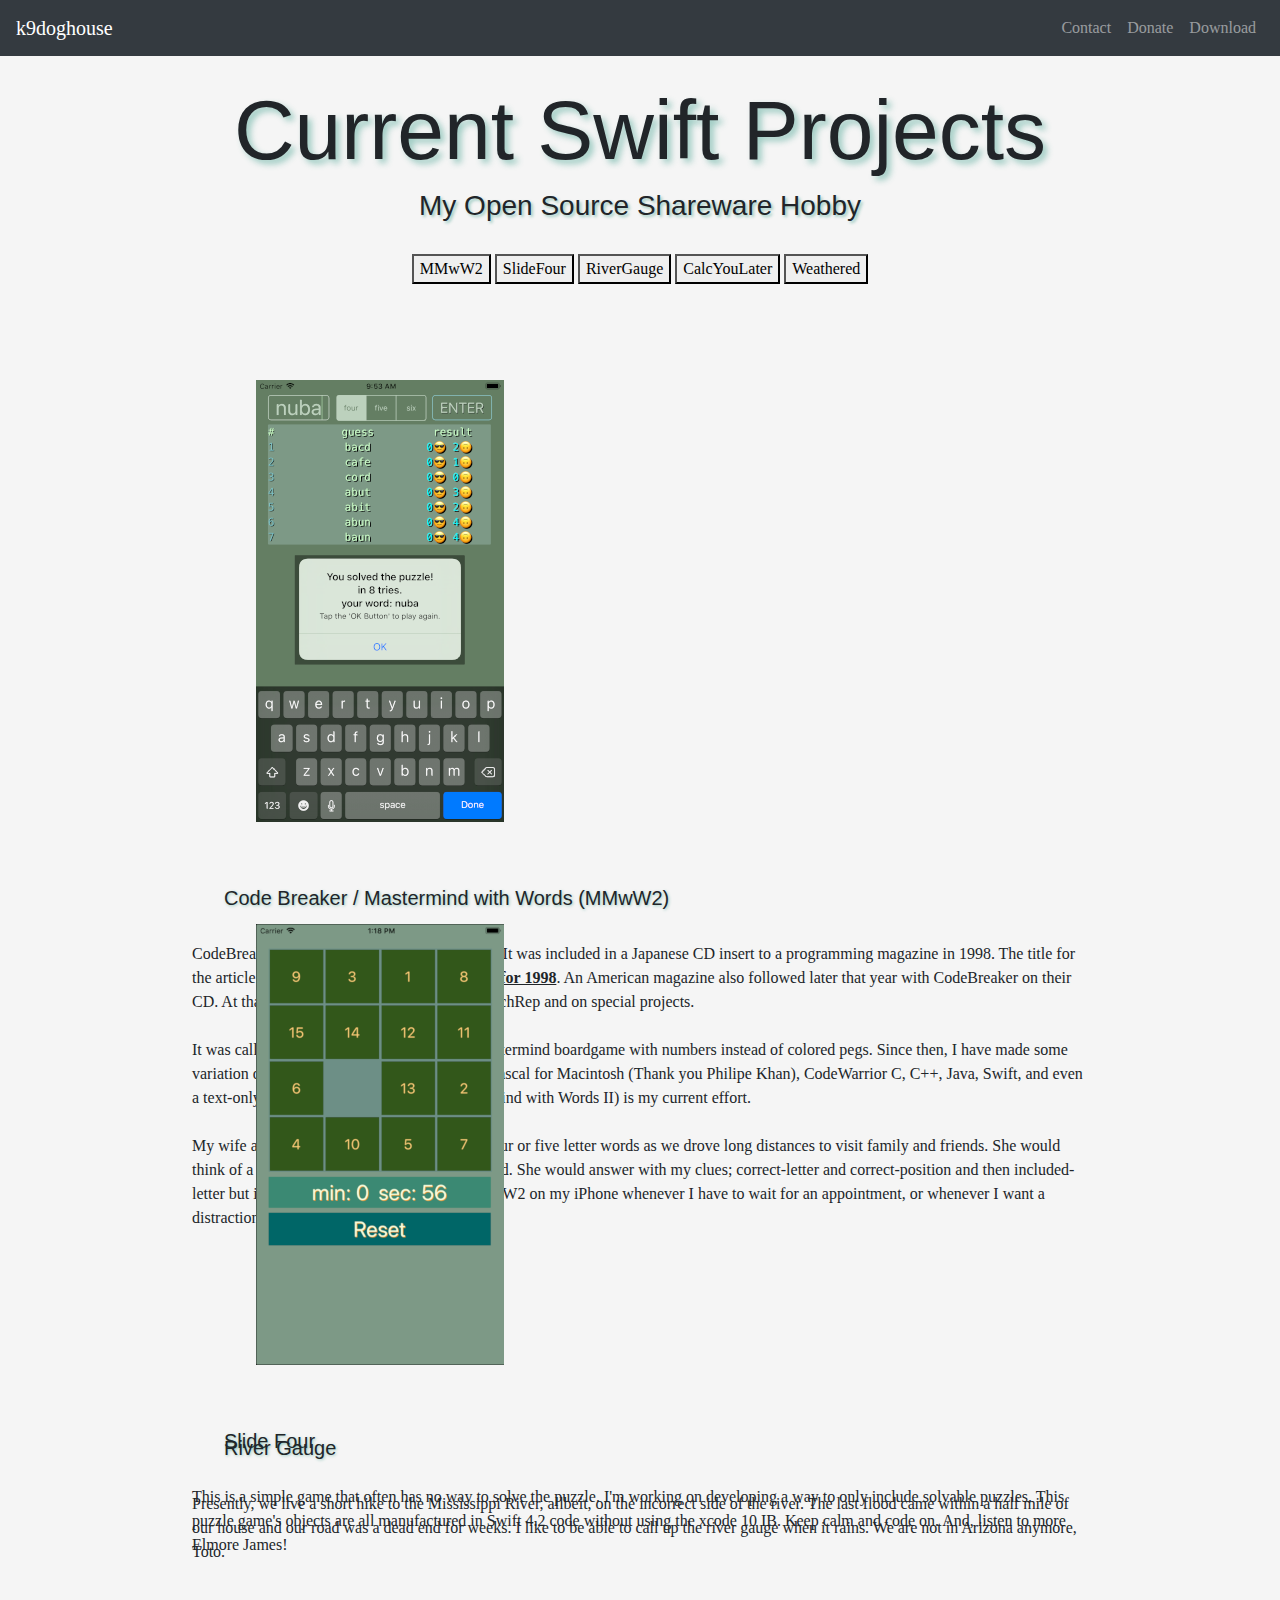
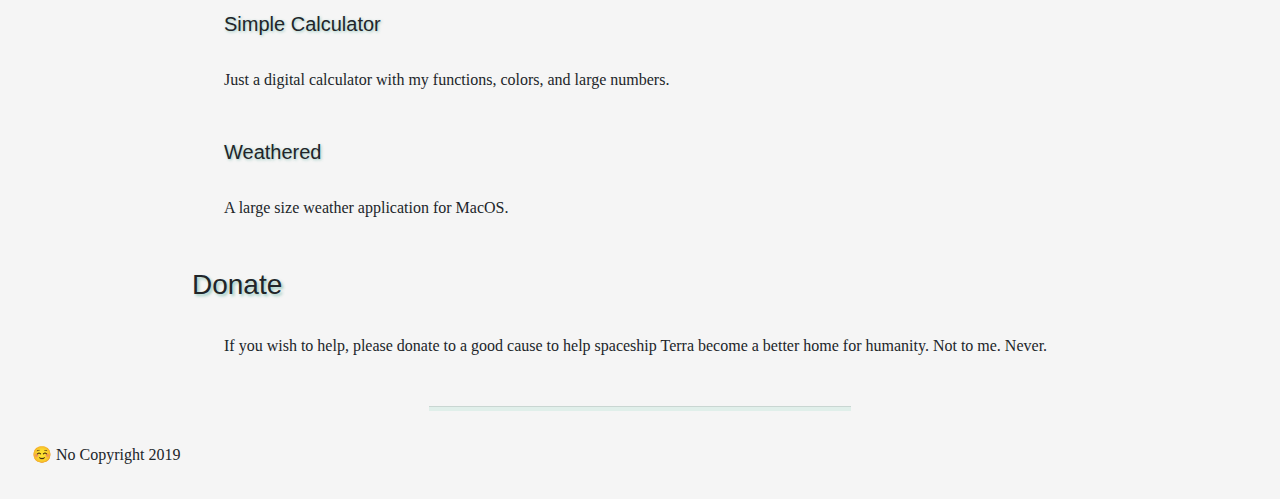
<file: k9/k9doghouse/index.html>
<!DOCTYPE html>
<html>

<head>
  <meta charset="utf-8">
  <title>k9doghouse</title>
  <link rel="stylesheet" href="css/bootstrap.css">
  <link rel="stylesheet" href="stylesk9.css">
</head>

<body>
  <!-- Nav Bar -->
  <nav class="navbar navbar-expand-lg navbar-dark bg-dark">
    <a class="navbar-brand" href="">k9doghouse</a>

    <button class="navbar-toggler" type="button" data-toggle="collapse" data-target="#navbarTogglerTopRightMenu" aria-controls="navbarTogglerTopRightMenu" aria-expanded="false" aria-label="Toggle navigation">
      <span class="navbar-toggler-icon"></span>
    </button>

    <div class="collapse navbar-collapse" id="navbarTogglerTopRightMenu">
      <ul class="navbar-nav ml-auto">
        <li class="nav-item">
          <a class="nav-link" href="">Contact</a>
        </li>
        <li class="nav-item">
          <a class="nav-link" href="">Donate</a>
        </li>
        <li class="nav-item">
          <a class="nav-link" href="">Download</a>
        </li>
      </ul>

    </div>
  </nav>

  <!-- Title -->

  <div class="main-title-box">
    <h1>Current Swift Projects</h1>
    <h3>My Open Source Shareware Hobby</h3>
    <br>
    <button type="button">MMwW2</button>
    <button type="button">SlideFour</button>
    <button type="button">RiverGauge</button>
    <button type="button">CalcYouLater</button>
    <button type="button">Weathered</button>
  </div>

  <!-- Projects -->

  <!-- Code Breaker / MMwW2 -->

  <div class="codebreaker-box">

    <p class="cb-blurb">
      <img class="cb-image" src="images/MMwW-ScreenShotSmall.png" alt="MasterMind with words screenshot on iPhone">

      <h4>Code Breaker / Mastermind with Words (MMwW2)</h4>

      CodeBreaker was my first published shareware. It was included in a Japanese CD insert to a programming magazine in 1998. The title for the article was <strong><u>The Best American Shareware for 1998</u></strong>. An
      American magazine also
      followed later that year with CodeBreaker on their CD. At that time I was working for AOL as a TechRep and on special projects. <br /><br /> It was called CodeBreaker and was like the Mastermind boardgame with numbers instead of colored
      pegs. Since then, I have made some variation of this
      puzzle game in Pascal, Turbo Pascal for Macintosh (Thank you Philipe Khan), CodeWarrior C, C++, Java, Swift, and even a text-only version in Perl. MMwW2 (Master Mind with Words II) is my current effort.<br><br>My wife and I started playing
      the game using four or five
      letter words as we drove long distances to visit family and friends. She would think of a word and I would try to guess the word. She would answer with my clues; correct-letter and correct-position and then included-letter but
      incorrect-position. Today, I play MMwW2 on my iPhone whenever I have to wait for an appointment, or whenever I want a distraction.
    </p>

  </div>

  <!-- Sliding Puzzle Game -->

  <div class="slidefour-box">

    <p class="s4-blurb">
      <img class="s4-image" src="images/SlideFour-ScreenShotSmall.png" alt="screen shot of Sliding Puzzle game">

      <h4 class="slidefour">Slide Four</h4>

      This is a simple game that often has no way to solve the puzzle. I'm working on developing a way to only include solvable puzzles. This puzzle game's objects are all manufactured in Swift 4.2 code without using the xcode 10 IB.  Keep calm and code on. And, listen to more Elmore James!
    </p>

  </div>

<!-- Mississippi River Level -->

  <div class="rivergauge-box">
    <p>
      <!--img src="" alt=""-->
      <h4>River Gauge</h4>
      Presently, we live a short hike to the Mississippi River, allbeit, on the incorrect side of the river. The last flood came within a half mile of our house and our road was a dead end for weeks. I like to be able to call up the river gauge
      when it rains. We are not in Arizona anymore, Toto.
    </p>
  </div>

  <div class="calc-box">

    <h4>Simple Calculator</h4>
    <p>Just a digital calculator with my functions, colors, and large numbers.<p>
  </div>

  <div class="weathered-box">

    <h4>Weathered</h4>
    <p> A large size weather application for MacOS.</p>

  </div>

  <!-- Donate -->

  <div class="donate-box">

    <h3>Donate</h3>
    <p>If you wish to help, please donate to a good cause to help spaceship Terra become a better home for humanity. Not to me. Never.</p>
  </div>

  <!-- Footer -->
  <hr>
  <footer id="footer">
    <p>☺️ No Copyright 2019</p>
  </footer>

</body>

</html>
</file>
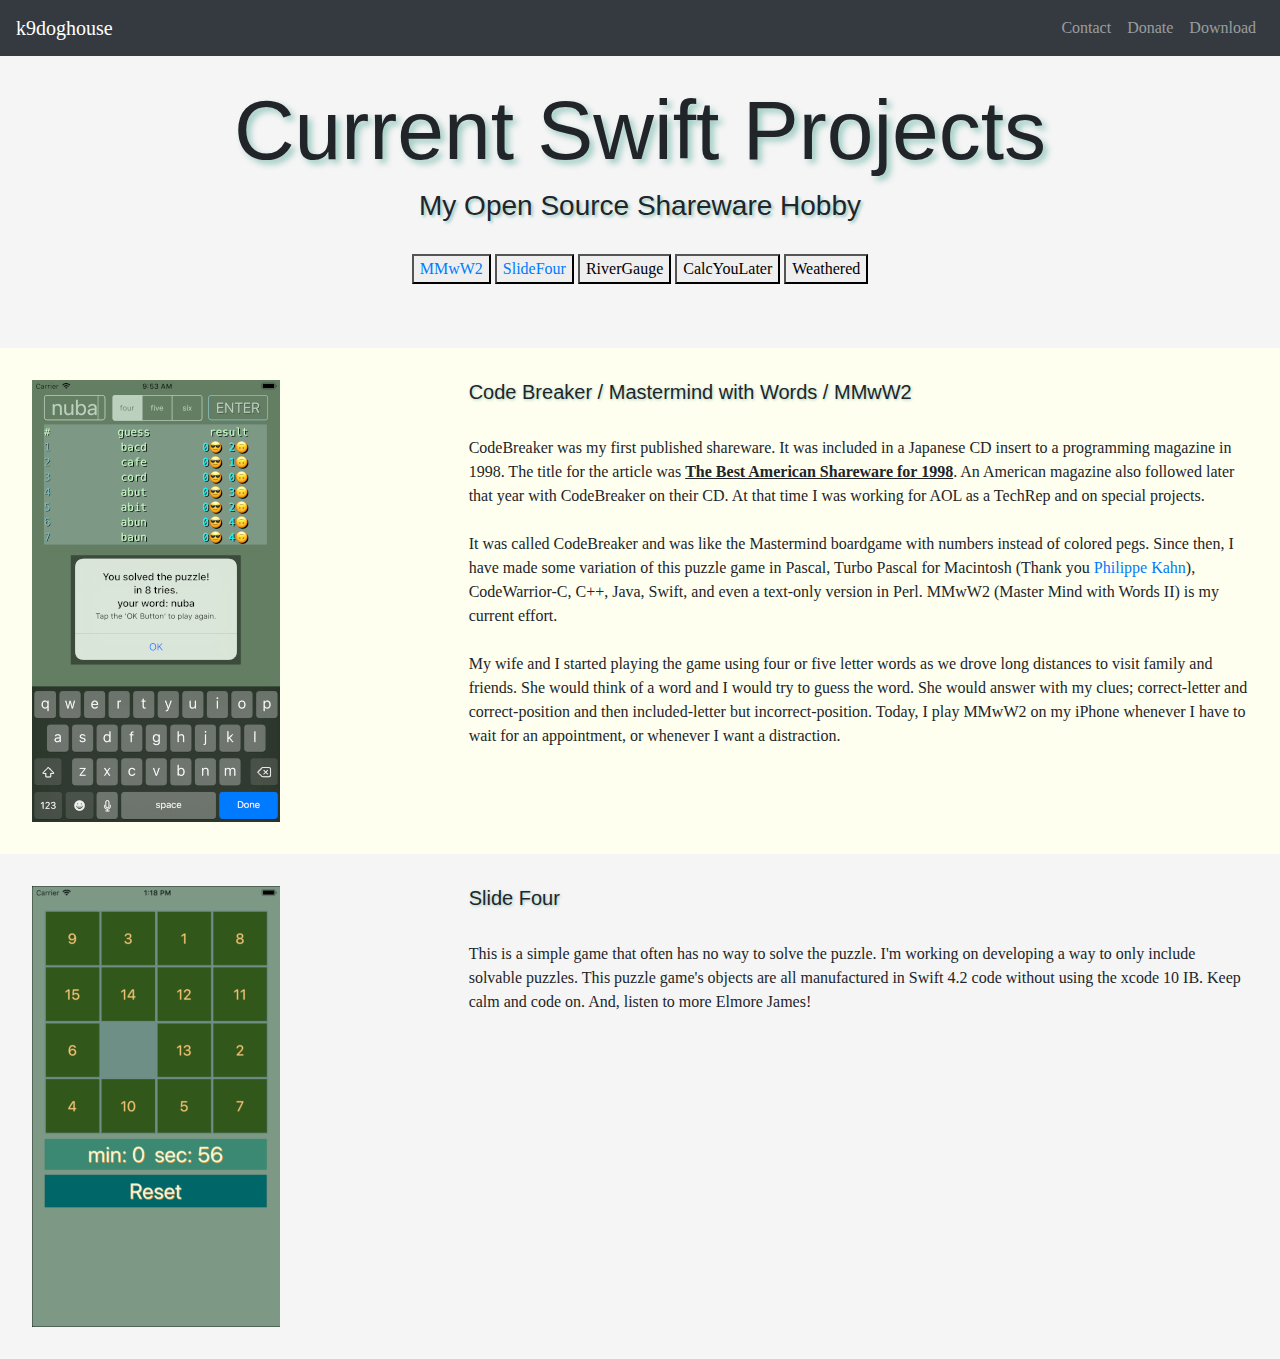
<file: k9/k9doghouse/temp-index.html>
<!DOCTYPE html>
<html lang="en" dir="ltr">

<head>
  <meta charset="utf-8">
  <title>k9doghouse</title>
  <link rel="stylesheet" href="css/bootstrap.css">
  <link rel="stylesheet" href="stylesk9.css">
  <!--  Go Big  -
    <meta name="viewport" content="width=device-width, initial-scale=1">
    <link rel="stylesheet" href="https://code.jquery.com/mobile/1.4.5/jquery.mobile-1.4.5.min.css">
    <script src="https://code.jquery.com/jquery-1.11.3.min.js"></script>
    <script src="https://code.jquery.com/mobile/1.4.5/jquery.mobile-1.4.5.min.js"></script>
    - End Go Big  -->
</head>

<body>

  <!-- Nav Bar -->
  <div class="row">

    <div class="col" style="background-color: whitesmoke; border: none;">

      <nav class="navbar navbar-expand-lg navbar-dark bg-dark">
        <a class="navbar-brand" href="">k9doghouse</a>
        <button class="navbar-toggler" type="button" data-toggle="collapse" data-target="#navbarTogglerTopRightMenu" aria-controls="navbarTogglerTopRightMenu" aria-expanded="false" aria-label="Toggle navigation">
          <span class="navbar-toggler-icon"></span>
        </button>

        <div class="collapse navbar-collapse" id="navbarTogglerTopRightMenu">
          <ul class="navbar-nav ml-auto">
            <li class="nav-item">
              <a class="nav-link" href="">Contact</a>
            </li>
            <li class="nav-item">
              <a class="nav-link" href="">Donate</a>
            </li>
            <li class="nav-item">
              <a class="nav-link" href="">Download</a>
            </li>
          </ul>
        </div>
      </nav>

    </div>

  </div>

  <!-- Title -->

  <div class="main-title-box">
    <h1>Current Swift Projects</h1>
    <h3>My Open Source Shareware Hobby</h3>
    <br>
    <button type="button"><a href="#MMwW2">MMwW2</a></button>
    <button type="button"><a href="#slidefour">SlideFour</a></button>
    <button type="button">RiverGauge</button>
    <button type="button">CalcYouLater</button>
    <button type="button">Weathered</button>
  </div>

  <!-- Projects -->
  <!-- Code Breaker / MMwW2 -->

  <div class="row">
    <div class="col-md-4" style="background-color: ivory; border: none">
      <!--a href="images/MMwW-ScreenShot.png"-->
        <img class="cb-image" src="images/MMwW-ScreenShotSmall.png" alt="MasterMind with words screenshot on iPhone">
        <!--/a-->
    </div>

    <div class="col-md-8" style="background-color: ivory; border: none">
      <h4 id="MMwW2">Code Breaker / Mastermind with Words / MMwW2</h4>
      <p>
        CodeBreaker was my first published shareware. It was included in a Japanese CD insert to a programming magazine in 1998. The title for the article was <strong><u>The Best American Shareware for 1998</u></strong>. An
        American magazine also
        followed later that year with CodeBreaker on their CD. At that time I was working for AOL as a TechRep and on special projects. <br><br> It was called CodeBreaker and was like the Mastermind boardgame with numbers instead of colored
        pegs. Since then, I have made some variation of this
        puzzle game in Pascal, Turbo Pascal for Macintosh (Thank you <a href="https://en.wikipedia.org/wiki/Philippe_Kahn">Philippe Kahn</a>), CodeWarrior-C, C++, Java, Swift, and even a text-only version in Perl. MMwW2 (Master Mind with Words II)
        is my current effort.<br><br>My wife and I started playing
        the game using four or five
        letter words as we drove long distances to visit family and friends. She would think of a word and I would try to guess the word. She would answer with my clues; correct-letter and correct-position and then included-letter but
        incorrect-position. Today, I play MMwW2 on my iPhone whenever I have to wait for an appointment, or whenever I want a distraction.
      </p>
    </div>

  </div>

<!-- Sliding Puzzle Game -->

  <div class="row">

    <div class="col-md-4" style="background-color: whitesmoke; border: none">
      <img class="s4-image" src="images/SlideFour-ScreenShotSmall.png" alt="Sliding puzzle game screenshot on an iPhone.">
    </div>

    <div class="col-md-8" style="background-color: whitesmoke; border: none">
      <h4 id="slidefour">Slide Four</h4>
      <p>
        This is a simple game that often has no way to solve the puzzle. I'm working on developing a way to only include solvable puzzles. This puzzle game's objects are all manufactured in Swift 4.2 code without using the xcode 10 IB.  Keep calm and code on. And, listen to more Elmore James!
      </p>
    </div>

  </div>

</body>

</html>
</file>
<file: k9/k9doghouse/stylesk9.css>
body {
  background-color: whitesmoke;
  font-family: "Merriweather", serif;
  position: relative;
}

h1 {
  font-family: "Montserrat", sans-serif;
  font-size: 5.25rem;
  margin-top: 1.5rem;
  position: relative;
  text-shadow: 0.25rem 0.25rem 0.375rem #33998575;
}

h2 {
  font-family: "Montserrat", sans-serif;
  font-size: 2.25rem;
  position: relative;
  text-shadow: 0.1875rem 0.1875rem 0.25rem #33998575;
}

h3 {
  font-family: "Montserrat", sans-serif;
  font-size: 1.75rem;
  position: relative;
  text-shadow: 0.125rem 0.125rem 0.1875rem #33998575;
}

h4 {
  font-family: "Montserrat", sans-serif;
  font-size: 1.25rem;
  margin: 2rem;
  position: relative;
  text-shadow: 0.0625rem 0.0625rem 0.1875rem #33998575;
}

hr {
  background-color: #e0efea;
  color: #e0efea95;
  height: 0.25rem;
  margin: 0.333rem auto;
  position: static;
  width: 33%;
}

p {
  margin: 2rem;
}

.main-title-box {
  margin-bottom: 4rem;
  text-align: center;
}

.codebreaker-box {
  height: 32rem;
  margin-left: auto;
  margin-right: auto;
  position: relative;
  width: 70%;
}

.cb-image {
  margin: 2rem;
  position: relative;
}

.cb-blurb {
  margin: 2rem;
  position: relative;
}

.magazine {
  text-decoration-line: underline;
}

.slidefour-box {

  height: 32rem;
  margin-left: auto;
  margin-right: auto;
  position: relative;
  width: 70%;
}

.s4-image {
  margin: 2rem;
  position: relative;
}

.s4-blurb {
  margin: 2rem;
  position: relative;
}

.rivergauge-box {
  display: block;
  margin-bottom: 3rem;
  margin-left: auto;
  margin-right: auto;
  width: 70%;
}

.weathered-box {
  display: block;
  margin-bottom: 3rem;
  margin-left: auto;
  margin-right: auto;
  width: 70%;
}

.calc-box {
  display: block;
  margin-bottom: 3rem;
  margin-left: auto;
  margin-right: auto;
  width: 70%;
}

.donate-box {
  display: block;
  margin-bottom: 3rem;
  margin-left: auto;
  margin-right: auto;
  width: 70%;
}
</file>
